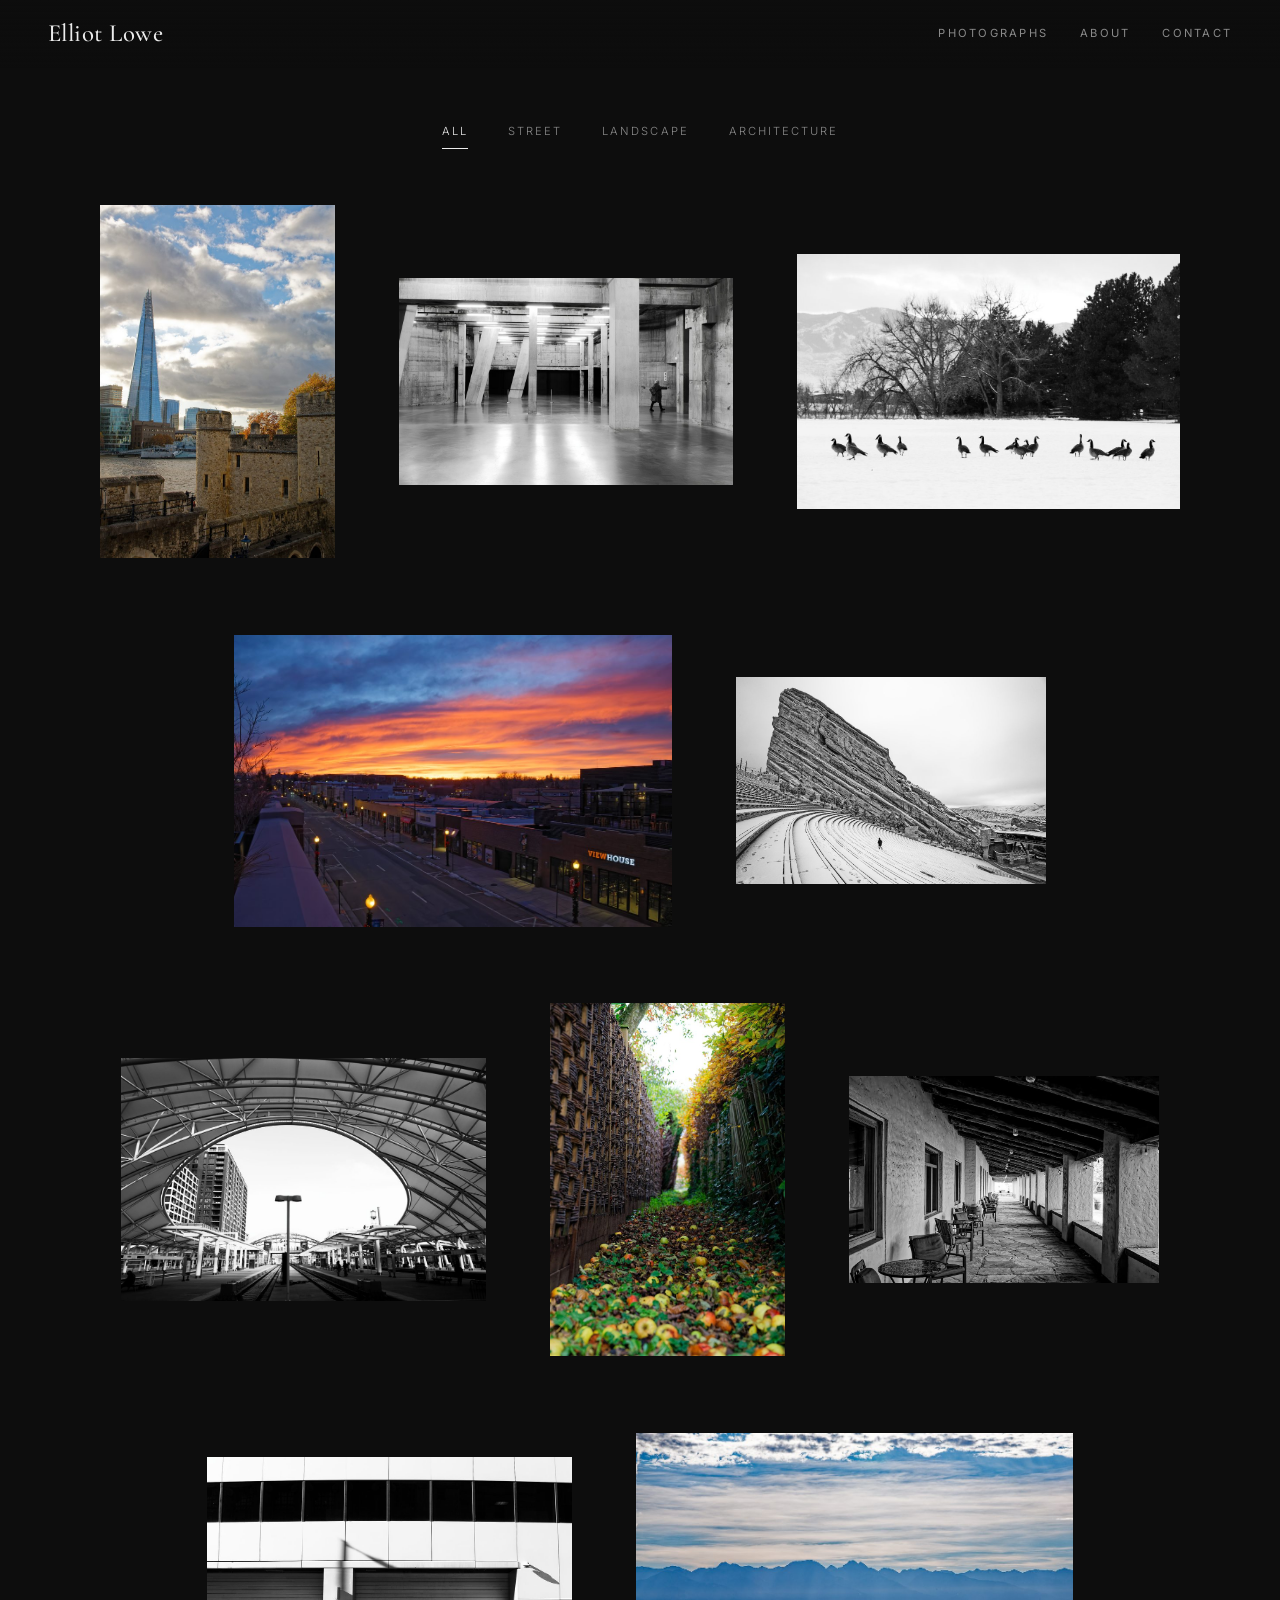
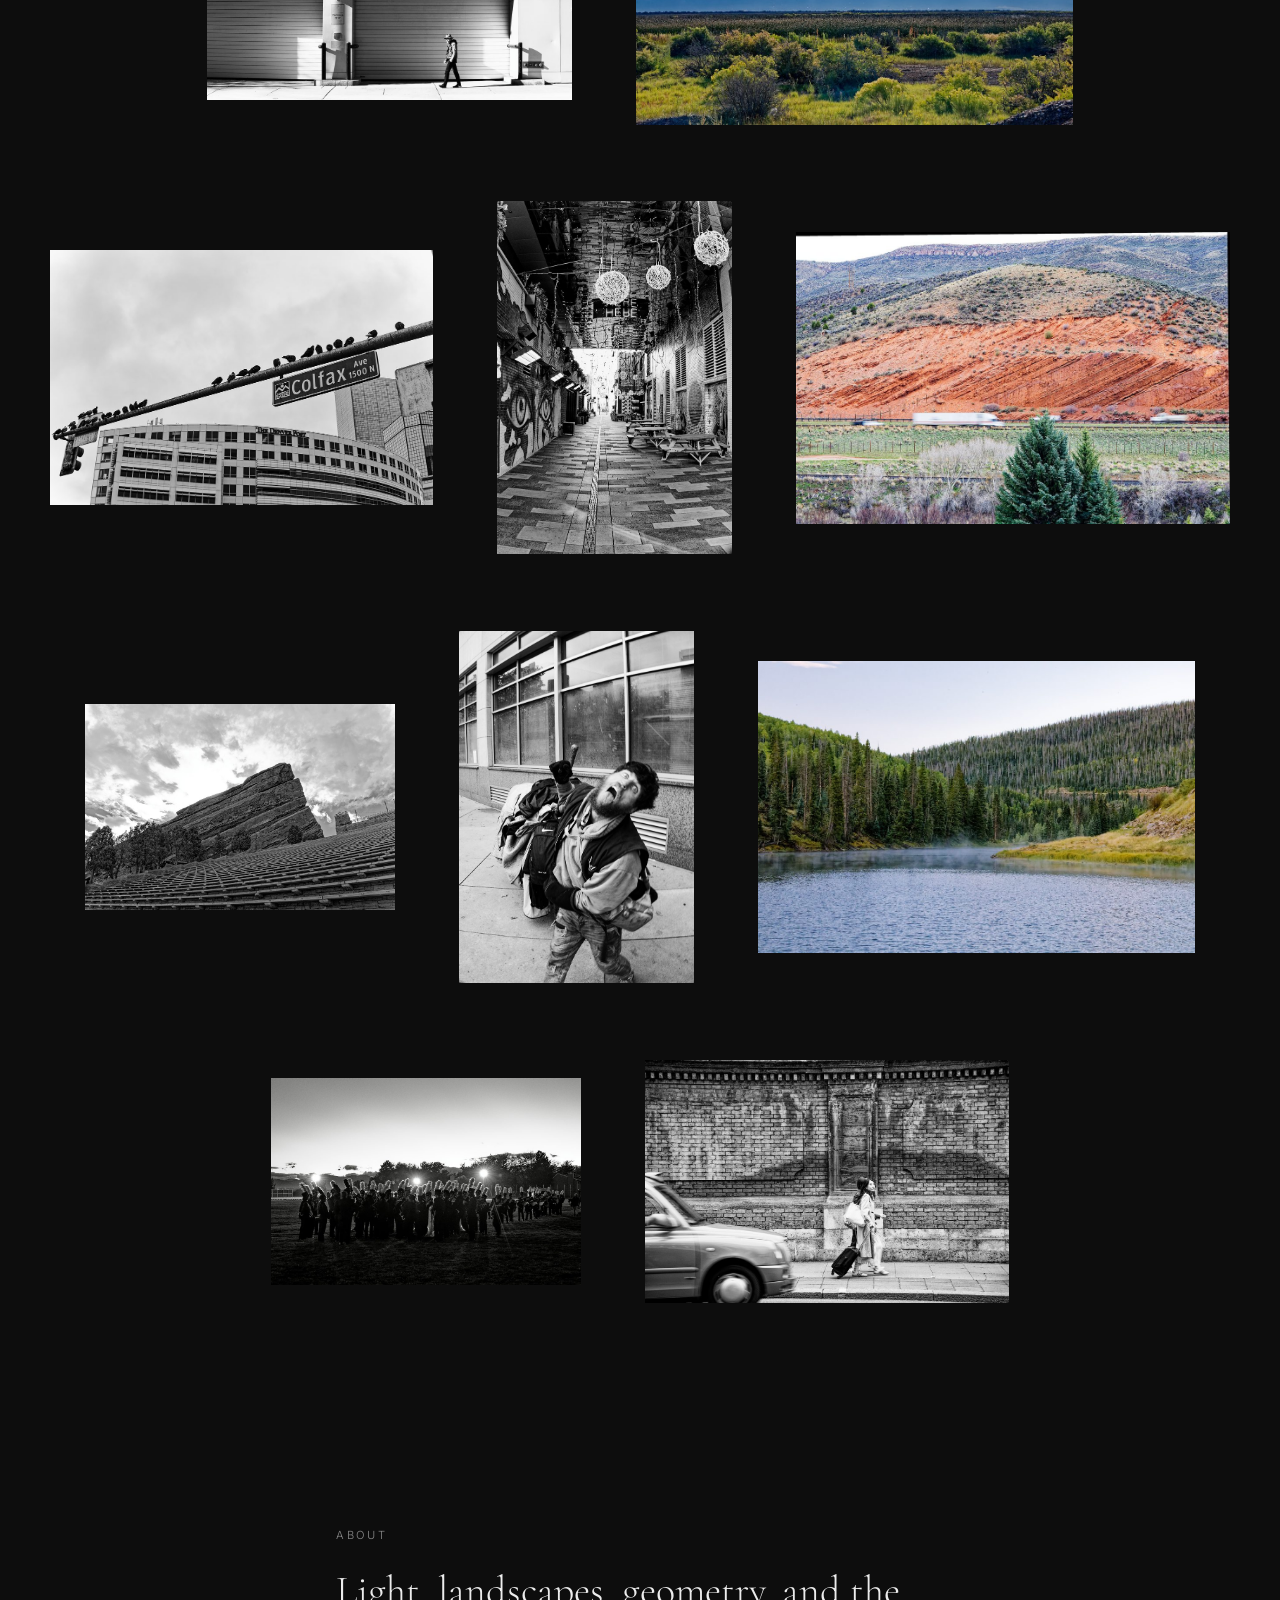
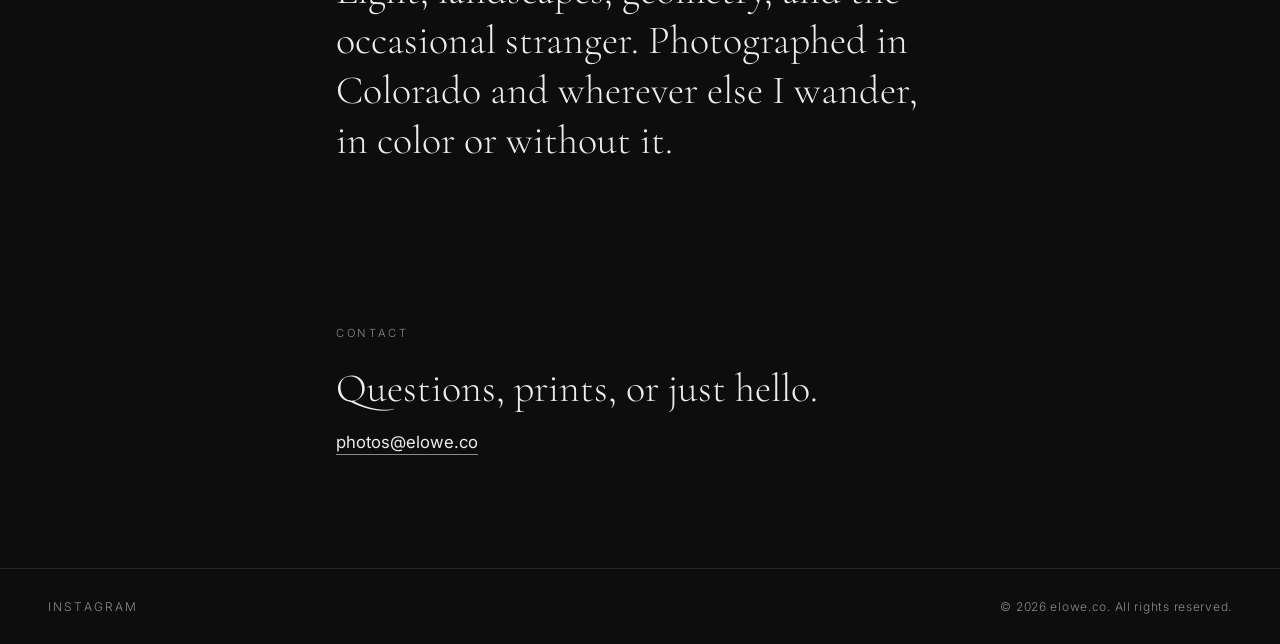
<file: public/index.html>
<!doctype html>
<html lang="en">
<head>
  <meta charset="utf-8">
  <meta name="viewport" content="width=device-width, initial-scale=1">
  <title>Elliot Lowe Photography</title>
  <meta name="description" content="Street, landscape and architecture photography in color and black and white, from wherever the road leads.">
  <meta property="og:type" content="website">
  <meta property="og:title" content="Elliot Lowe Photography">
  <meta property="og:description" content="Street, landscape and architecture photography in color and black and white.">
  <meta property="og:url" content="https://elowe.co/">
  <meta property="og:image" content="https://elowe.co/photos/2025_11_10-England49.jpg">
  <meta name="twitter:card" content="summary_large_image">
  <meta name="color-scheme" content="dark">
  <link rel="icon" href="/favicon.ico" sizes="any">
  <link rel="icon" href="/favicon.svg" type="image/svg+xml">
  <link rel="apple-touch-icon" href="/apple-touch-icon.png">
  <link rel="manifest" href="/site.webmanifest">
  <meta name="theme-color" content="#0d0d0d">
  <link rel="preconnect" href="https://fonts.googleapis.com">
  <link rel="preconnect" href="https://fonts.gstatic.com" crossorigin>
  <link href="https://fonts.googleapis.com/css2?family=Cormorant+Garamond:ital,wght@0,400;0,500;1,400&family=Inter:wght@300;400;500&display=swap" rel="stylesheet">
  <link rel="stylesheet" href="style.css">
</head>
<body>
  <header class="bar">
    <a class="brand" href="#top">Elliot Lowe</a>
    <nav aria-label="Main">
      <a href="#photos">Photographs</a>
      <a href="#about">About</a>
      <a href="#contact">Contact</a>
    </nav>
  </header>

  <main id="top">
    <section id="photos" class="gallery" aria-label="Photographs">
      <div id="filters" class="filters" role="group" aria-label="Filter photographs" hidden></div>
      <ul id="grid" class="grid"></ul>
      <p id="empty" class="empty" hidden>Photographs coming soon.</p>
    </section>

    <section id="about" class="panel">
      <p class="eyebrow">About</p>
      <p class="lede">Light, landscapes, geometry, and the occasional stranger. Photographed in Colorado and wherever else I wander, in color or without it.</p>
    </section>

    <section id="contact" class="panel panel--last">
      <p class="eyebrow">Contact</p>
      <p class="lede">Questions, prints, or just hello.</p>
      <a class="mail" id="mail" hidden></a>
      <noscript><span class="mail">photos [at] elowe [dot] co</span></noscript>
    </section>
  </main>

  <footer class="foot">
    <a href="https://instagram.com/elliot_lowe" rel="noopener">Instagram</a>
    <span>&copy; 2026 elowe.co. All rights reserved.</span>
  </footer>

  <div id="lightbox" class="lightbox" role="dialog" aria-modal="true" aria-label="Photograph" hidden>
    <button id="close" class="lb-close" type="button" aria-label="Close photograph">&times;</button>
    <div class="stage">
      <img id="main" alt="">
      <button id="prev" class="zone zone--prev" type="button" aria-label="Previous photograph"></button>
      <button id="next" class="zone zone--next" type="button" aria-label="Next photograph"></button>
    </div>
    <div class="caption">
      <span class="cap-left">
        <span id="title"></span>
        <button id="info-btn" class="info-btn" type="button" aria-label="Photo details" aria-expanded="false" aria-controls="info" hidden>i</button>
      </span>
      <span id="count"></span>
      <dl id="info" class="info" hidden></dl>
    </div>
  </div>

  <script src="script.js"></script>
</body>
</html>
</file>
<file: public/style.css>
:root {
  --bg: #0d0d0d;
  --ink: #ececec;
  --muted: #8a8a8a;
  --line: #262626;
  --bar: 4.25rem;
  --pad: clamp(1.25rem, 4vw, 3rem);
}
* { box-sizing: border-box; }
html { scroll-behavior: smooth; background: var(--bg); }
body {
  margin: 0;
  background: var(--bg);
  color: var(--ink);
  font-family: "Inter", system-ui, sans-serif;
  font-weight: 300;
  line-height: 1.6;
  -webkit-font-smoothing: antialiased;
}
a { color: inherit; }
:focus-visible { outline: 2px solid var(--ink); outline-offset: 4px; }

.bar {
  position: fixed; inset: 0 0 auto 0; z-index: 5;
  height: var(--bar);
  display: flex; justify-content: space-between; align-items: center;
  padding: 0 var(--pad);
  background: linear-gradient(to bottom, rgba(13,13,13,.85), rgba(13,13,13,0));
}
.brand {
  font-family: "Cormorant Garamond", Georgia, serif;
  font-size: 1.55rem; font-weight: 500; letter-spacing: .02em; text-decoration: none;
}
.bar nav { display: flex; gap: clamp(1rem, 3vw, 2rem); }
.bar nav a {
  text-decoration: none; text-transform: uppercase;
  font-size: .7rem; letter-spacing: .2em; font-weight: 400; color: var(--muted);
  transition: color .2s;
}
.bar nav a:hover { color: var(--ink); }

.gallery { min-height: 100svh; padding: calc(var(--bar) + 3rem) var(--pad) 7rem; }
.filters {
  display: flex; flex-wrap: wrap; justify-content: center; gap: .5rem clamp(1.25rem, 4vw, 2.5rem);
  margin: 0 auto clamp(2.25rem, 5vw, 3.5rem);
}
.filters[hidden] { display: none; }
.filters button {
  padding: .45rem 0; border: 0; border-bottom: 1px solid transparent; background: none; cursor: pointer;
  font: inherit; font-size: .7rem; letter-spacing: .18em; text-transform: uppercase; color: var(--muted);
  transition: color .2s, border-color .2s;
}
.filters button:hover { color: var(--ink); }
.filters button[aria-pressed="true"] { color: var(--ink); border-bottom-color: var(--ink); }
.grid {
  --row: clamp(10rem, 19vw, 16rem);
  list-style: none; margin: 0 auto; padding: 0; max-width: 84rem;
  display: flex; flex-wrap: wrap; justify-content: center; align-items: center;
  gap: clamp(2.5rem, 6vw, 5.5rem) clamp(2rem, 5vw, 4.5rem);
}
/* Varied scale gives the rows a hung-on-a-wall rhythm instead of a uniform mosaic. */
.grid li { --s: 1; flex: 0 0 calc(var(--ar) * var(--row) * var(--s)); position: relative; min-width: 0; max-width: 100%; }
.grid li:nth-child(3n+1) { --s: 1.2; }
.grid li:nth-child(3n+2) { --s: .85; }
.grid li:nth-child(4n+3) { --s: 1.05; }
.grid li.tall { --s: 1.45; }
.grid button {
  position: relative; display: block; width: 100%; padding: 0; border: 0;
  background: #161616; cursor: zoom-in; overflow: hidden;
}
.grid img {
  display: block; width: 100%; aspect-ratio: var(--ar); object-fit: cover;
  opacity: 0; transition: opacity .5s ease, transform .6s ease;
}
.grid img.in { opacity: 1; }
.grid .t {
  position: absolute; inset: auto 0 0 0; padding: 2rem .8rem .65rem; text-align: left;
  font-size: .68rem; letter-spacing: .14em; text-transform: uppercase; color: var(--ink);
  background: linear-gradient(to top, rgba(0,0,0,.7), rgba(0,0,0,0));
  opacity: 0; transition: opacity .25s;
}
@media (hover: hover) {
  .grid button:hover img { transform: scale(1.025); }
  .grid button:hover .t { opacity: 1; }
}
.grid button:focus-visible .t { opacity: 1; }
.empty { text-align: center; color: var(--muted); padding: 6rem 0; }
.empty[hidden] { display: none; }

.lightbox {
  position: fixed; inset: 0; z-index: 10; display: flex; flex-direction: column;
  padding: 3.25rem var(--pad) 1rem; background: var(--bg);
}
.lightbox[hidden] { display: none; }
.lb-close {
  position: absolute; top: .6rem; right: calc(var(--pad) - .5rem); z-index: 4;
  width: 2.5rem; height: 2.5rem; padding: 0; border: 0; background: none; cursor: pointer;
  color: var(--muted); font: 300 2rem/1 "Inter", system-ui, sans-serif; transition: color .2s;
}
.lb-close:hover { color: var(--ink); }
.stage { position: relative; flex: 1; min-height: 0; display: flex; align-items: center; justify-content: center; }
.stage img {
  display: block; max-width: 100%; max-height: calc(100svh - 8rem);
  width: auto; height: auto; object-fit: contain;
  opacity: 0; transition: opacity .4s ease;
}
.stage img.in { opacity: 1; }
.zone { position: absolute; top: 0; bottom: 0; width: 50%; background: none; border: 0; padding: 0; cursor: pointer; }
.zone--prev { left: 0; cursor: w-resize; }
.zone--next { right: 0; cursor: e-resize; }
.zone[hidden] { display: none; }

.caption {
  position: relative; display: flex; justify-content: space-between; align-items: center; gap: 1rem;
  padding-top: 1rem; font-size: .75rem; letter-spacing: .14em; text-transform: uppercase; color: var(--muted);
}
.cap-left { display: flex; align-items: center; gap: .75rem; }
.info-btn {
  width: 1.4rem; height: 1.4rem; padding: 0; border-radius: 50%;
  border: 1px solid var(--muted); background: none; color: var(--muted); cursor: pointer;
  font: italic 500 .95rem/1 "Cormorant Garamond", Georgia, serif; text-transform: none;
  transition: color .2s, border-color .2s;
}
.info-btn:hover, .info-btn[aria-expanded="true"] { color: var(--ink); border-color: var(--ink); }
.info-btn[hidden], .info[hidden] { display: none; }
.info {
  position: absolute; left: 0; bottom: calc(100% + .5rem); z-index: 3; margin: 0;
  display: grid; grid-template-columns: auto 1fr; gap: .4rem 1.5rem; align-items: baseline;
  padding: 1rem 1.25rem; max-width: 100%;
  background: rgba(13,13,13,.92); border: 1px solid var(--line);
  -webkit-backdrop-filter: blur(6px); backdrop-filter: blur(6px);
}
.info dt { font-size: .65rem; letter-spacing: .16em; text-transform: uppercase; color: var(--muted); }
.info dd { margin: 0; font-size: .8rem; letter-spacing: .04em; text-transform: none; color: var(--ink); }

.panel {
  max-width: 44rem; margin: 0 auto; padding: 7rem var(--pad) 2rem;
}
.panel--last { padding-bottom: 7rem; }
.eyebrow { text-transform: uppercase; font-size: .7rem; letter-spacing: .24em; color: var(--muted); margin: 0 0 1.25rem; }
.lede {
  font-family: "Cormorant Garamond", Georgia, serif;
  font-size: clamp(1.7rem, 4.2vw, 2.5rem); line-height: 1.25; margin: 0 0 1rem;
}
.sub { color: var(--muted); margin: 0; }
.mail {
  font-size: 1.05rem; font-weight: 400; text-underline-offset: 6px; text-decoration-color: var(--muted);
}
.mail:hover { text-decoration-color: var(--ink); }

.foot {
  display: flex; justify-content: space-between; flex-wrap: wrap; gap: 1rem;
  padding: 1.75rem var(--pad); border-top: 1px solid var(--line);
  color: var(--muted); font-size: .75rem; letter-spacing: .06em;
}
.foot a { text-decoration: none; text-transform: uppercase; letter-spacing: .18em; }
.foot a:hover { color: var(--ink); }

@media (max-width: 640px) {
  :root { --bar: 3.5rem; }
  .bar nav a:first-child { display: none; }
  .gallery { padding-top: calc(var(--bar) + 1.5rem); padding-bottom: 4rem; }
  .grid { gap: 2.75rem; }
  .grid li, .grid li:nth-child(n) { flex: 0 0 100%; }
  .lightbox { padding-top: 3rem; }
  .stage img { max-height: calc(100svh - 9rem); }
}
@media (prefers-reduced-motion: reduce) {
  html { scroll-behavior: auto; }
  .stage img, .grid img { transition: none; }
}

.mail[hidden] { display: none; }
</file>
